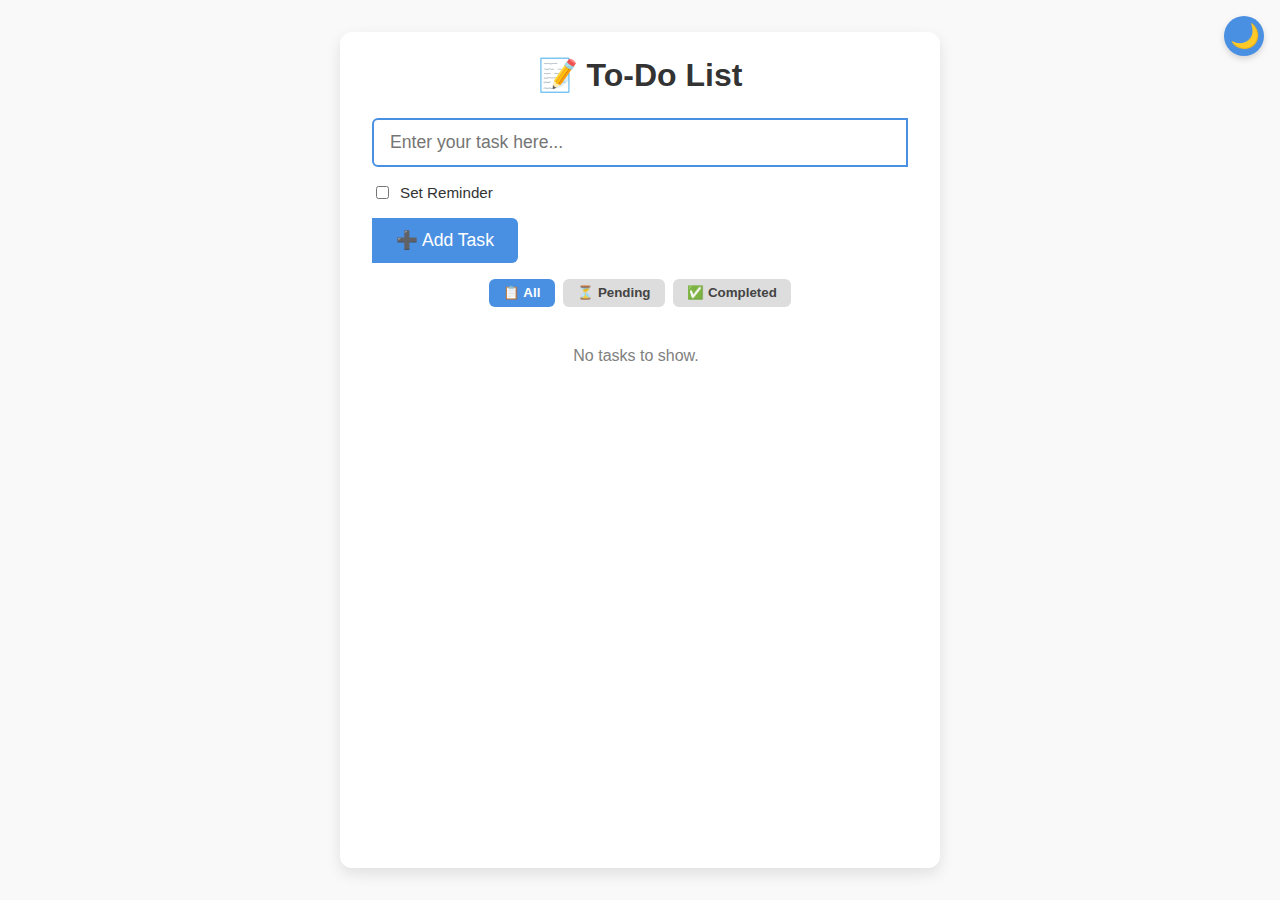
<file: index.html>
<!DOCTYPE html>
<html lang="en">
<head>
  <meta charset="UTF-8" />
  <meta name="viewport" content="width=device-width, initial-scale=1" />
  <title>📝 To-Do List</title>
  <link rel="stylesheet" href="css/style.css" />
  
  <link rel="manifest" href="manifest.json">
  <meta name="theme-color" content="#4CAF50">

<script>
  if ("serviceWorker" in navigator) {
    navigator.serviceWorker.register("service-worker.js")
      .then(() => console.log("✅ Service Worker Registered"))
      .catch(err => console.error("Service Worker Error:", err));
  }
</script>

</head>
<body>
  <button id="themeToggle" aria-label="Toggle light/dark theme" title="Toggle theme">🌙</button>
  <div class="container" role="main" aria-label="To-Do List App">
    <h1>📝 To-Do List</h1>

    <div class="input-group" role="form" aria-label="Add or edit task">
      <input id="taskInput" type="text" placeholder="Enter your task here..." aria-required="true" aria-describedby="taskHelp" />
    </div>

    <div class="reminder-section">
      <input type="checkbox" id="setReminderCheckbox" />
      <label for="setReminderCheckbox">Set Reminder</label>
      <input id="dueDateInput" type="datetime-local" aria-label="Select due date and time" />
    </div>

    <button id="addBtn" aria-live="polite" aria-atomic="true" aria-relevant="additions" title="Add new task">➕ Add Task</button>

    <div class="filters" role="group" aria-label="Filter tasks">
      <button id="filter-all" class="active" aria-pressed="true" title="Show all tasks">📋 All</button>
      <button id="filter-pending" aria-pressed="false" title="Show pending tasks">⏳ Pending</button>
      <button id="filter-completed" aria-pressed="false" title="Show completed tasks">✅ Completed</button>
    </div>

    <div id="taskList" tabindex="0" aria-live="polite" aria-label="Task list">
      <!-- Tasks appear here -->
    </div>
  </div>

  <script src="js/app.js"></script>
</body>
</html>
</file>
<file: css/style.css>
:root {
  --primary-light: #4a90e2;
  --primary-dark: #1c3d5a;
  --background-light: #f9f9f9;
  --background-dark: #222;
  --text-light: #333;
  --text-dark: #eee;
  --accent: #ff4081;
  --completed-color: #8bc34a;
}

* {
  box-sizing: border-box;
}

body {
  margin: 0;
  background-color: var(--background-light);
  color: var(--text-light);
  font-family: 'Segoe UI', Tahoma, Geneva, Verdana, sans-serif;
  transition: background-color 0.3s, color 0.3s;
  display: flex;
  justify-content: center;
  padding: 2rem 1rem;
  min-height: 100vh;
}

body.dark {
  background-color: var(--background-dark);
  color: var(--text-dark);
}

.container {
  max-width: 600px;
  width: 100%;
  background: white;
  border-radius: 12px;
  box-shadow: 0 6px 15px rgb(0 0 0 / 0.1);
  padding: 1.5rem 2rem 2rem;
  position: relative;
}

body.dark .container {
  background: #333;
  box-shadow: 0 6px 15px rgb(255 255 255 / 0.05);
}

h1 {
  margin-top: 0;
  margin-bottom: 1.5rem;
  font-weight: 700;
  font-size: 2rem;
  user-select: none;
  text-align: center;
}

.input-group {
  display: flex;
  margin-bottom: 1rem;
}

#taskInput {
  flex: 1;
  padding: 0.75rem 1rem;
  font-size: 1.1rem;
  border: 2px solid var(--primary-light);
  border-radius: 6px 0 0 6px;
  outline-offset: 2px;
  transition: border-color 0.3s;
}

#taskInput:focus {
  border-color: var(--accent);
}

.reminder-section {
  display: flex;
  align-items: center;
  gap: 0.5rem;
  margin-bottom: 1rem;
  font-size: 0.95rem;
  user-select: none;
}

#dueDateInput {
  padding: 0.3rem 0.5rem;
  border-radius: 6px;
  border: 1.5px solid var(--primary-light);
  font-size: 0.95rem;
  transition: border-color 0.3s;
}

#dueDateInput:focus {
  border-color: var(--accent);
}

button#addBtn {
  background-color: var(--primary-light);
  border: none;
  padding: 0.75rem 1.5rem;
  font-size: 1.1rem;
  color: white;
  border-radius: 0 6px 6px 0;
  cursor: pointer;
  transition: background-color 0.3s;
  user-select: none;
}

button#addBtn:hover {
  background-color: var(--accent);
}

.filters {
  display: flex;
  justify-content: center;
  margin: 1rem 0 1.5rem;
  gap: 0.5rem;
}

.filters button {
  border: none;
  background-color: #ddd;
  color: #444;
  padding: 0.4rem 0.9rem;
  font-weight: 600;
  border-radius: 6px;
  cursor: pointer;
  user-select: none;
  transition: background-color 0.3s, color 0.3s;
}

.filters button.active,
.filters button:hover {
  background-color: var(--primary-light);
  color: white;
}

body.dark .filters button {
  background-color: #555;
  color: #ddd;
}

body.dark .filters button.active,
body.dark .filters button:hover {
  background-color: var(--accent);
  color: #222;
}

#taskList {
  max-height: 360px;
  overflow-y: auto;
  padding-right: 0.5rem;
}

.task {
  display: flex;
  flex-direction: column;
  background-color: #fafafa;
  border-radius: 8px;
  margin-bottom: 0.8rem;
  padding: 0.75rem 1rem;
  box-shadow: 0 3px 6px rgb(0 0 0 / 0.05);
  user-select: none;
  transition: background-color 0.3s, box-shadow 0.3s;
  cursor: grab;
}

body.dark .task {
  background-color: #444;
  box-shadow: 0 3px 6px rgb(255 255 255 / 0.1);
}

.task:active {
  cursor: grabbing;
  box-shadow: 0 5px 10px rgb(0 0 0 / 0.2);
}

.task.completed {
  background-color: var(--completed-color);
  color: white;
  text-decoration: line-through;
  opacity: 0.85;
}

.task-header {
  display: flex;
  align-items: center;
  gap: 0.8rem;
  justify-content: space-between;
}

.complete-checkbox {
  width: 20px;
  height: 20px;
  cursor: pointer;
}

.task-text {
  flex-grow: 1;
  cursor: pointer;
  font-size: 1.1rem;
}

.actions button {
  border: none;
  background: none;
  font-size: 1.25rem;
  cursor: pointer;
  margin-left: 0.6rem;
  color: var(--primary-light);
  transition: color 0.3s;
  user-select: none;
}

.actions button:hover {
  color: var(--accent);
}

.task-dates {
  margin-top: 0.3rem;
  font-size: 0.75rem;
  display: flex;
  gap: 1rem;
  justify-content: flex-start;
  color: #666;
  user-select: none;
}

body.dark .task-dates {
  color: #bbb;
}

#themeToggle {
  position: fixed;
  top: 1rem;
  right: 1rem;
  background: var(--primary-light);
  border: none;
  border-radius: 50%;
  width: 40px;
  height: 40px;
  cursor: pointer;
  font-size: 1.5rem;
  color: white;
  transition: background-color 0.3s;
  user-select: none;
  box-shadow: 0 3px 6px rgb(0 0 0 / 0.15);
  z-index: 100;
}

#themeToggle:hover {
  background: var(--accent);
}

body.dark #themeToggle {
  background: var(--primary-dark);
  color: white;
}

body.dark #themeToggle:hover {
  background: var(--accent);
}

/* Scrollbar styles */
#taskList::-webkit-scrollbar {
  width: 8px;
}

#taskList::-webkit-scrollbar-track {
  background: transparent;
}

#taskList::-webkit-scrollbar-thumb {
  background: var(--primary-light);
  border-radius: 10px;
}

body.dark #taskList::-webkit-scrollbar-thumb {
  background: var(--primary-dark);
}

@media (max-width: 480px) {
  h1 {
    font-size: 1.8rem;
  }
  #taskInput {
    font-size: 1rem;
  }
  #dueDateInput {
    font-size: 0.9rem;
  }
  button#addBtn {
    font-size: 0.95rem;
    padding: 0.6rem 1rem;
  }
}
</file>
